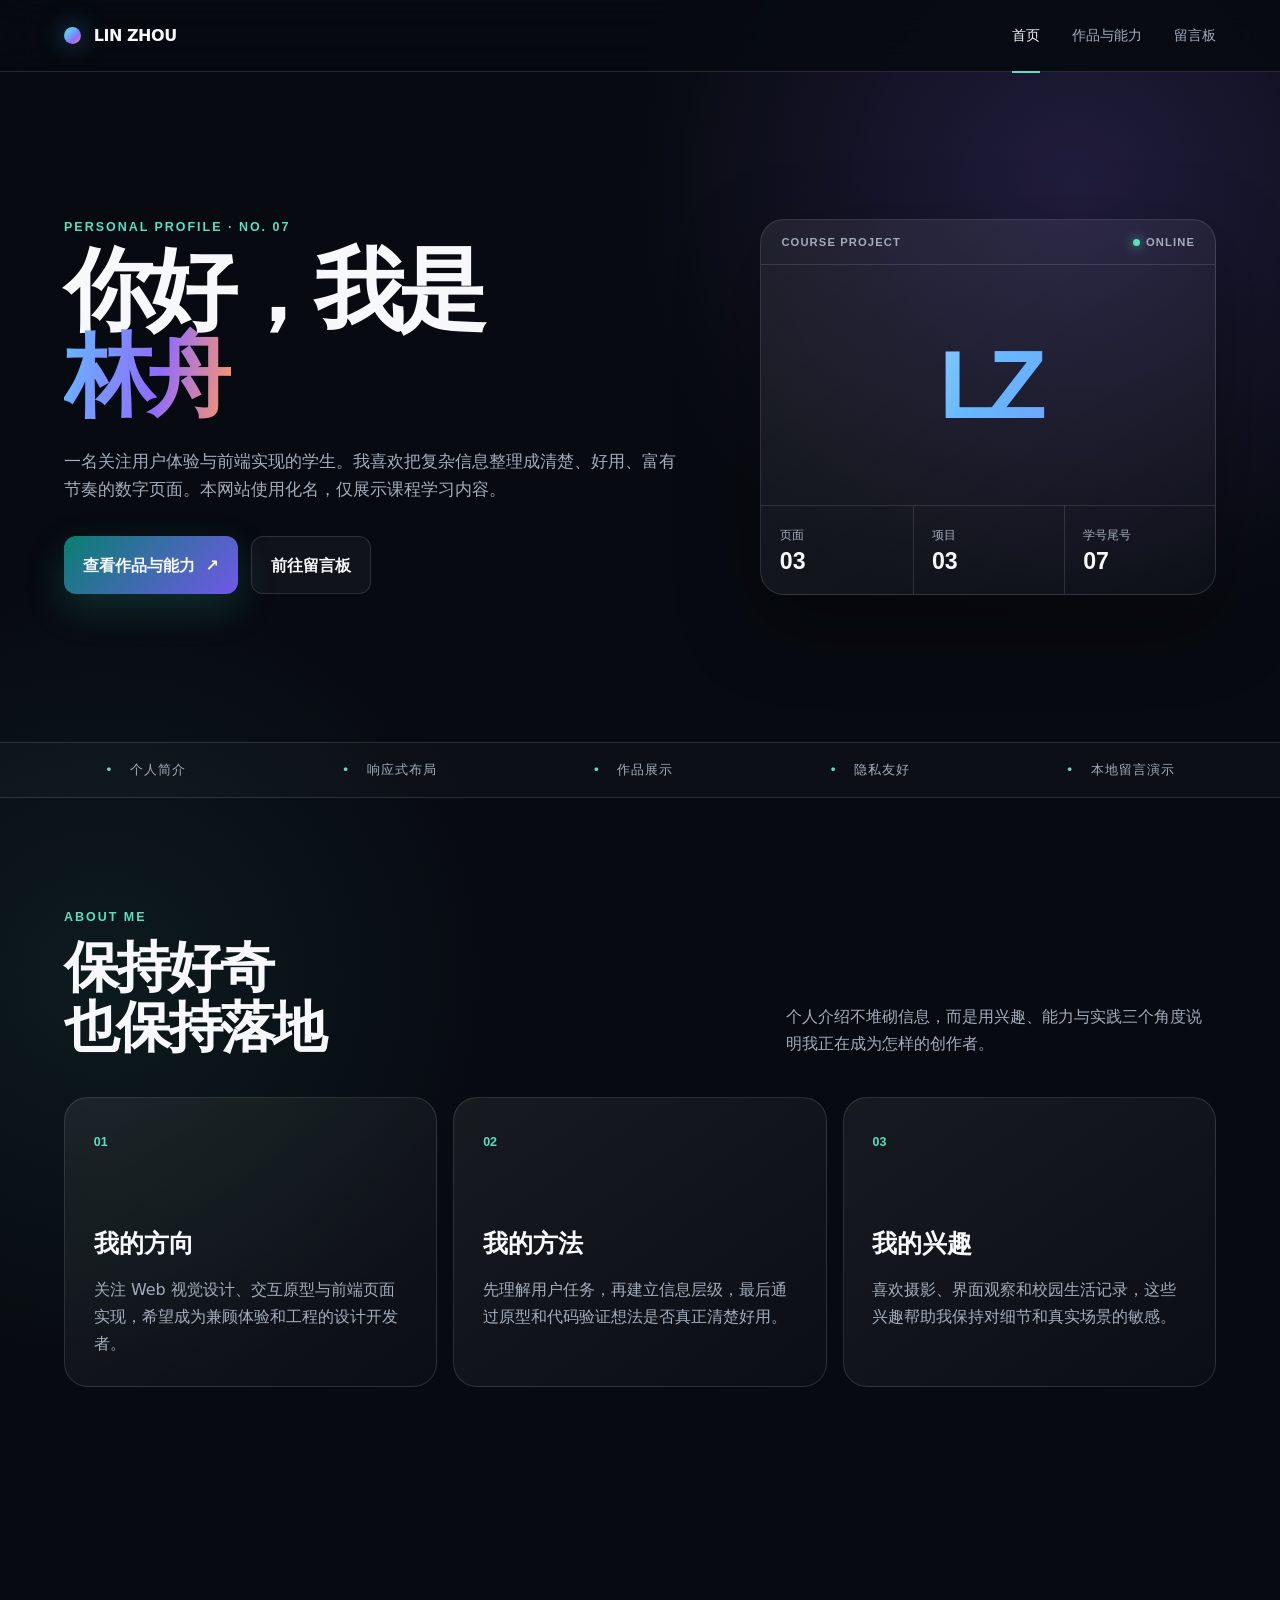
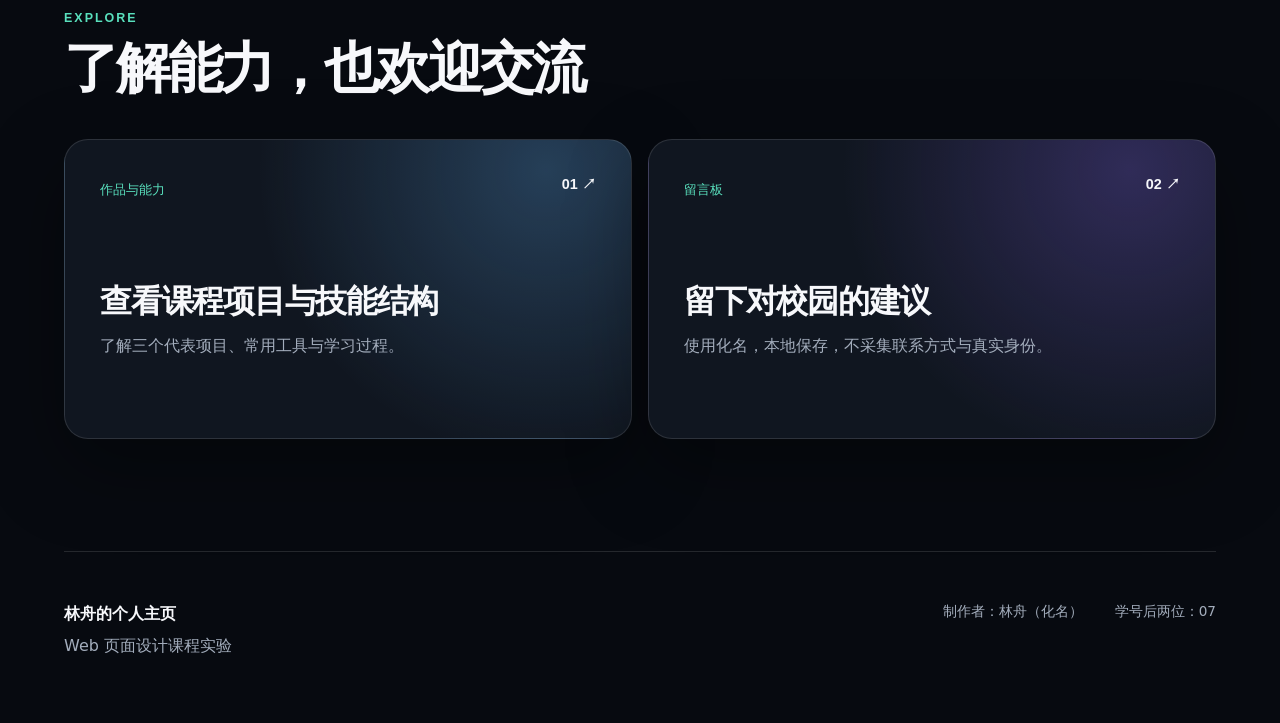
<file: index.html>
<!doctype html>
<html lang="zh-CN">
<head>
  <meta charset="utf-8">
  <meta name="viewport" content="width=device-width, initial-scale=1">
  <meta name="description" content="林舟的个人简介课程网站，展示个人方向、能力、作品与留言板。">
  <title>林舟 | 个人简介</title>
  <link rel="icon" type="image/svg+xml" href="data:image/svg+xml,%3Csvg xmlns='http://www.w3.org/2000/svg' viewBox='0 0 64 64'%3E%3Crect width='64' height='64' rx='16' fill='%23091017'/%3E%3Cpath d='M16 18h32v6H16zm0 11h24v6H16zm0 11h32v6H16z' fill='%2359e0bd'/%3E%3C/svg%3E">
  <link rel="stylesheet" href="styles.css">
  <link rel="stylesheet" href="mobile.css">
  <script src="app.js" defer></script>
</head>
<body data-page="home">
  <header class="site-header">
    <a class="brand" href="index.html" aria-label="经纬校园首页">
      <span class="brand-mark" aria-hidden="true"></span>
      <span>LIN ZHOU</span>
    </a>
    <nav class="desktop-nav" aria-label="主导航">
      <a class="active" href="index.html">首页</a>
      <a href="works.html">作品与能力</a>
      <a href="message.html">留言板</a>
    </nav>
    <button class="menu-button" type="button" aria-expanded="false" aria-controls="mobile-nav">菜单</button>
  </header>
  <nav class="mobile-nav" id="mobile-nav" aria-label="移动端导航" hidden>
    <a href="index.html">首页</a><a href="works.html">作品与能力</a><a href="message.html">留言板</a>
  </nav>

  <main>
    <section class="hero shell">
      <div class="hero-copy reveal">
        <p class="eyebrow">PERSONAL PROFILE · NO. 07</p>
        <h1>你好，我是<br><span>林舟</span></h1>
        <p class="hero-text">一名关注用户体验与前端实现的学生。我喜欢把复杂信息整理成清楚、好用、富有节奏的数字页面。本网站使用化名，仅展示课程学习内容。</p>
        <div class="hero-actions">
          <a class="button primary" href="works.html">查看作品与能力 <span aria-hidden="true">↗</span></a>
          <a class="button secondary" href="message.html">前往留言板</a>
        </div>
      </div>
      <aside class="hero-panel reveal" aria-label="网站信息摘要">
        <div class="panel-top"><span>COURSE PROJECT</span><span class="status"><i></i>ONLINE</span></div>
        <div class="monogram">LZ</div>
        <dl class="quick-data">
          <div><dt>页面</dt><dd>03</dd></div>
          <div><dt>项目</dt><dd>03</dd></div>
          <div><dt>学号尾号</dt><dd>07</dd></div>
        </dl>
      </aside>
    </section>

    <section class="ticker" aria-label="网站特点">
      <div><span>个人简介</span><span>响应式布局</span><span>作品展示</span><span>隐私友好</span><span>本地留言演示</span></div>
    </section>

    <section class="shell feature-section">
      <header class="section-heading reveal">
        <div><p class="eyebrow">ABOUT ME</p><h2>保持好奇<br>也保持落地</h2></div>
        <p>个人介绍不堆砌信息，而是用兴趣、能力与实践三个角度说明我正在成为怎样的创作者。</p>
      </header>
      <div class="feature-grid">
        <article class="feature-card reveal"><span>01</span><h3>我的方向</h3><p>关注 Web 视觉设计、交互原型与前端页面实现，希望成为兼顾体验和工程的设计开发者。</p></article>
        <article class="feature-card reveal"><span>02</span><h3>我的方法</h3><p>先理解用户任务，再建立信息层级，最后通过原型和代码验证想法是否真正清楚好用。</p></article>
        <article class="feature-card reveal"><span>03</span><h3>我的兴趣</h3><p>喜欢摄影、界面观察和校园生活记录，这些兴趣帮助我保持对细节和真实场景的敏感。</p></article>
      </div>
    </section>

    <section class="shell journey-section">
      <header class="section-heading reveal">
        <div><p class="eyebrow">EXPLORE</p><h2>了解能力，也欢迎交流</h2></div>
      </header>
      <div class="journey-grid">
        <a class="journey-card college-link reveal" href="works.html">
          <div><span>作品与能力</span><h3>查看课程项目与技能结构</h3><p>了解三个代表项目、常用工具与学习过程。</p></div><b aria-hidden="true">01 ↗</b>
        </a>
        <a class="journey-card message-link reveal" href="message.html">
          <div><span>留言板</span><h3>留下对校园的建议</h3><p>使用化名，本地保存，不采集联系方式与真实身份。</p></div><b aria-hidden="true">02 ↗</b>
        </a>
      </div>
    </section>
  </main>

  <footer class="site-footer shell">
    <div><strong>林舟的个人主页</strong><p>Web 页面设计课程实验</p></div>
    <div class="student-meta"><span>制作者：林舟（化名）</span><span>学号后两位：07</span></div>
  </footer>
</body>
</html>
</file>
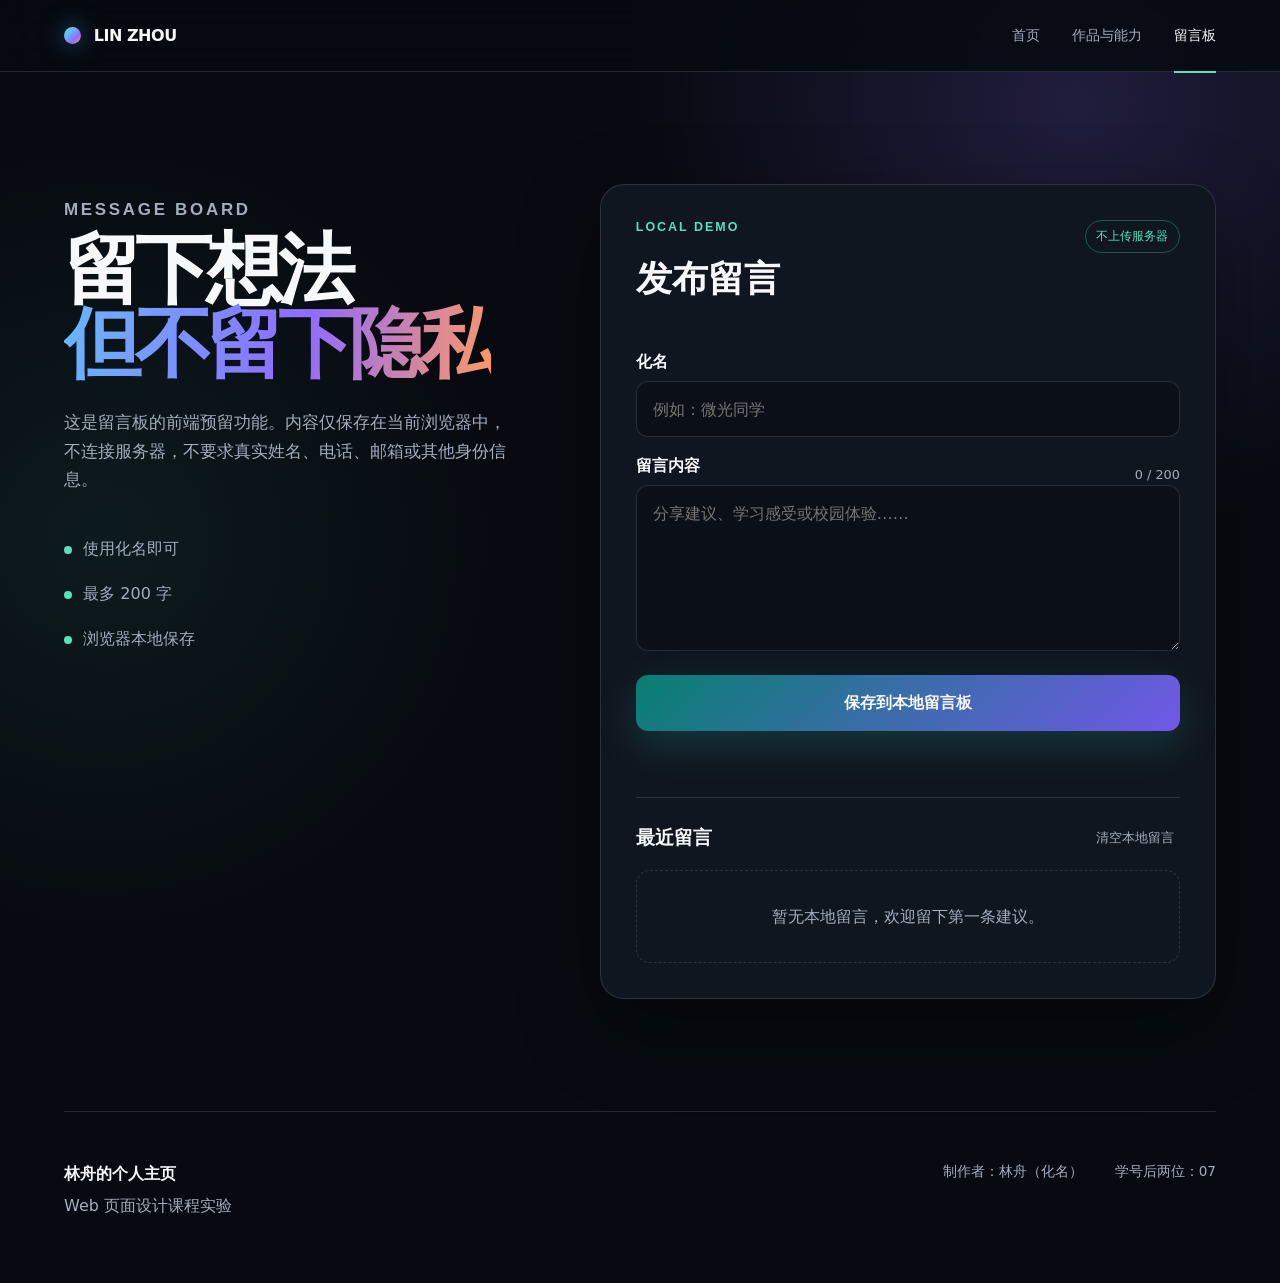
<file: message.html>
<!doctype html>
<html lang="zh-CN">
<head>
  <meta charset="utf-8">
  <meta name="viewport" content="width=device-width, initial-scale=1">
  <meta name="description" content="经纬校园留言板演示页面，仅在浏览器本地保存。">
  <title>林舟 | 留言板</title>
  <link rel="icon" type="image/svg+xml" href="data:image/svg+xml,%3Csvg xmlns='http://www.w3.org/2000/svg' viewBox='0 0 64 64'%3E%3Crect width='64' height='64' rx='16' fill='%23091017'/%3E%3Cpath d='M16 18h32v6H16zm0 11h24v6H16zm0 11h32v6H16z' fill='%2359e0bd'/%3E%3C/svg%3E">
  <link rel="stylesheet" href="styles.css">
  <link rel="stylesheet" href="mobile.css">
  <script src="app.js" defer></script>
</head>
<body data-page="message">
  <header class="site-header">
    <a class="brand" href="index.html"><span class="brand-mark" aria-hidden="true"></span><span>LIN ZHOU</span></a>
    <nav class="desktop-nav" aria-label="主导航"><a href="index.html">首页</a><a href="works.html">作品与能力</a><a class="active" href="message.html">留言板</a></nav>
    <button class="menu-button" type="button" aria-expanded="false" aria-controls="mobile-nav">菜单</button>
  </header>
  <nav class="mobile-nav" id="mobile-nav" aria-label="移动端导航" hidden><a href="index.html">首页</a><a href="works.html">作品与能力</a><a href="message.html">留言板</a></nav>

  <main class="shell inner-main message-layout">
    <section class="message-copy reveal">
      <p class="eyebrow">MESSAGE BOARD</p>
      <h1>留下想法<br><span>但不留下隐私</span></h1>
      <p>这是留言板的前端预留功能。内容仅保存在当前浏览器中，不连接服务器，不要求真实姓名、电话、邮箱或其他身份信息。</p>
      <ul class="privacy-list"><li><i></i>使用化名即可</li><li><i></i>最多 200 字</li><li><i></i>浏览器本地保存</li></ul>
    </section>

    <section class="message-board reveal" aria-labelledby="form-title">
      <div class="board-header"><div><p class="eyebrow">LOCAL DEMO</p><h2 id="form-title">发布留言</h2></div><span class="privacy-badge">不上传服务器</span></div>
      <form id="message-form">
        <label for="nickname">化名</label>
        <input id="nickname" name="nickname" maxlength="12" placeholder="例如：微光同学" required>
        <div class="label-row"><label for="message">留言内容</label><output id="counter" for="message">0 / 200</output></div>
        <textarea id="message" name="message" rows="5" maxlength="200" placeholder="分享建议、学习感受或校园体验……" required></textarea>
        <button class="button primary submit-button" type="submit">保存到本地留言板</button>
        <p class="form-status" id="form-status" role="status" aria-live="polite"></p>
      </form>
      <div class="message-list-heading"><h3>最近留言</h3><button id="clear-messages" class="text-button" type="button">清空本地留言</button></div>
      <div id="message-list" class="message-list" aria-live="polite"></div>
    </section>
  </main>
  <footer class="site-footer shell"><div><strong>林舟的个人主页</strong><p>Web 页面设计课程实验</p></div><div class="student-meta"><span>制作者：林舟（化名）</span><span>学号后两位：07</span></div></footer>
</body>
</html>
</file>
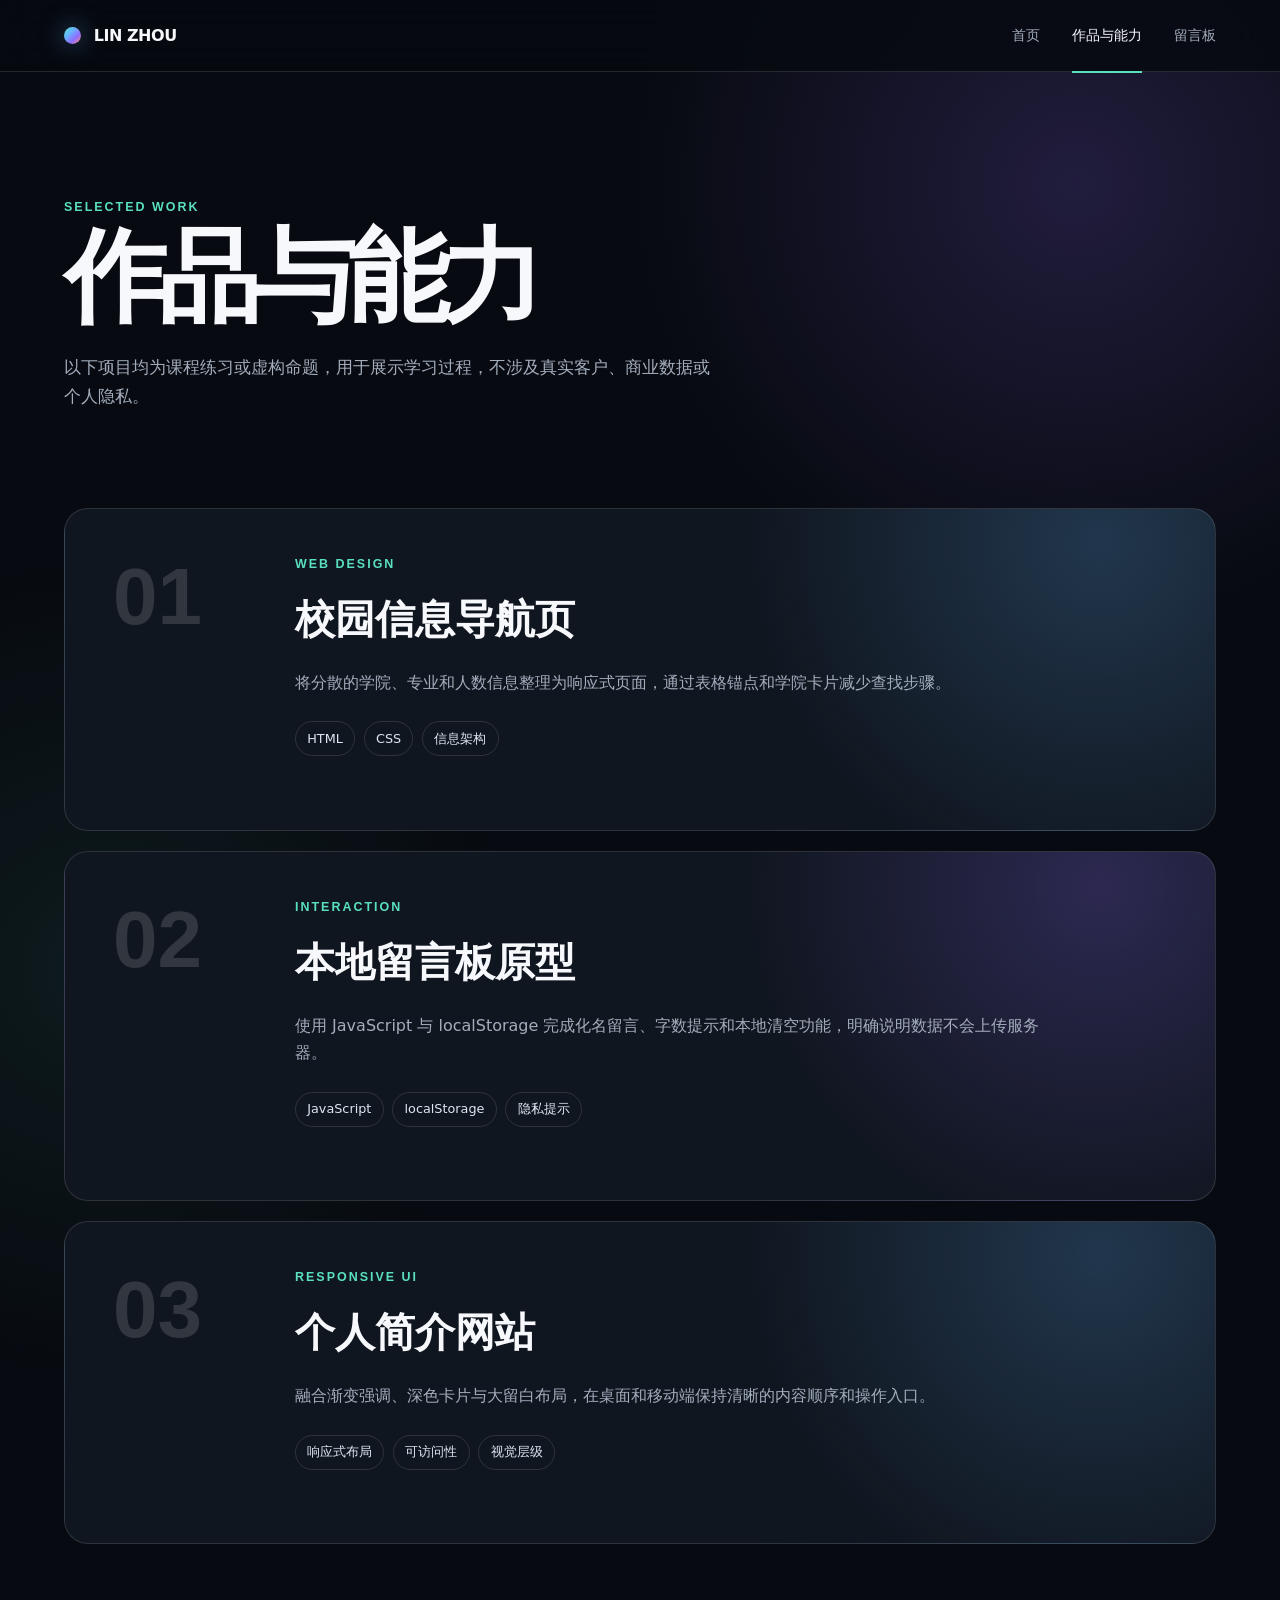
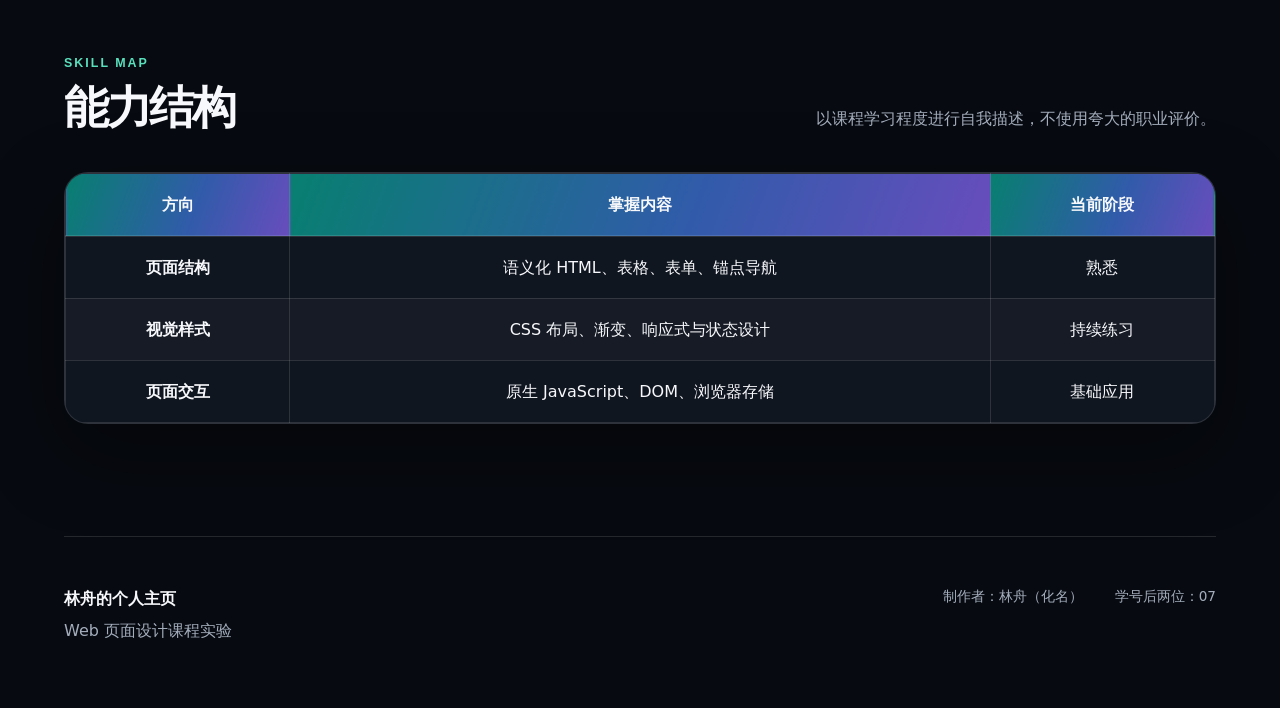
<file: works.html>
<!doctype html>
<html lang="zh-CN">
<head>
  <meta charset="utf-8">
  <meta name="viewport" content="width=device-width, initial-scale=1">
  <meta name="description" content="林舟的作品与能力展示页面。">
  <title>林舟 | 作品与能力</title>
  <link rel="icon" type="image/svg+xml" href="data:image/svg+xml,%3Csvg xmlns='http://www.w3.org/2000/svg' viewBox='0 0 64 64'%3E%3Crect width='64' height='64' rx='16' fill='%23091017'/%3E%3Cpath d='M16 18h32v6H16zm0 11h24v6H16zm0 11h32v6H16z' fill='%2359e0bd'/%3E%3C/svg%3E">
  <link rel="stylesheet" href="styles.css">
  <link rel="stylesheet" href="mobile.css">
  <script src="app.js" defer></script>
</head>
<body data-page="works">
  <header class="site-header">
    <a class="brand" href="index.html"><span class="brand-mark" aria-hidden="true"></span><span>LIN ZHOU</span></a>
    <nav class="desktop-nav" aria-label="主导航"><a href="index.html">首页</a><a class="active" href="works.html">作品与能力</a><a href="message.html">留言板</a></nav>
    <button class="menu-button" type="button" aria-expanded="false" aria-controls="mobile-nav">菜单</button>
  </header>
  <nav class="mobile-nav" id="mobile-nav" aria-label="移动端导航" hidden><a href="index.html">首页</a><a href="works.html">作品与能力</a><a href="message.html">留言板</a></nav>

  <main class="shell inner-main">
    <header class="page-intro reveal">
      <p class="eyebrow">SELECTED WORK</p>
      <h1>作品与能力</h1>
      <p>以下项目均为课程练习或虚构命题，用于展示学习过程，不涉及真实客户、商业数据或个人隐私。</p>
    </header>

    <section class="college-profiles" aria-label="代表项目">
      <article class="profile-card reveal" id="project-one"><div class="profile-index">01</div><div><p class="eyebrow">WEB DESIGN</p><h2>校园信息导航页</h2><p>将分散的学院、专业和人数信息整理为响应式页面，通过表格锚点和学院卡片减少查找步骤。</p><div class="chips"><span>HTML</span><span>CSS</span><span>信息架构</span></div></div></article>
      <article class="profile-card violet reveal" id="project-two"><div class="profile-index">02</div><div><p class="eyebrow">INTERACTION</p><h2>本地留言板原型</h2><p>使用 JavaScript 与 localStorage 完成化名留言、字数提示和本地清空功能，明确说明数据不会上传服务器。</p><div class="chips"><span>JavaScript</span><span>localStorage</span><span>隐私提示</span></div></div></article>
      <article class="profile-card reveal" id="project-three"><div class="profile-index">03</div><div><p class="eyebrow">RESPONSIVE UI</p><h2>个人简介网站</h2><p>融合渐变强调、深色卡片与大留白布局，在桌面和移动端保持清晰的内容顺序和操作入口。</p><div class="chips"><span>响应式布局</span><span>可访问性</span><span>视觉层级</span></div></div></article>
    </section>

    <section class="data-section">
      <header class="section-heading compact reveal"><div><p class="eyebrow">SKILL MAP</p><h2>能力结构</h2></div><p>以课程学习程度进行自我描述，不使用夸大的职业评价。</p></header>
      <div class="data-table-wrap reveal">
        <table><caption class="sr-only">个人能力结构</caption><thead><tr><th>方向</th><th>掌握内容</th><th>当前阶段</th></tr></thead><tbody><tr><th>页面结构</th><td>语义化 HTML、表格、表单、锚点导航</td><td>熟悉</td></tr><tr><th>视觉样式</th><td>CSS 布局、渐变、响应式与状态设计</td><td>持续练习</td></tr><tr><th>页面交互</th><td>原生 JavaScript、DOM、浏览器存储</td><td>基础应用</td></tr></tbody></table>
      </div>
    </section>
  </main>
  <footer class="site-footer shell"><div><strong>林舟的个人主页</strong><p>Web 页面设计课程实验</p></div><div class="student-meta"><span>制作者：林舟（化名）</span><span>学号后两位：07</span></div></footer>
</body>
</html>
</file>
<file: styles.css>
:root{--bg:#070a10;--surface:#101620;--surface-2:#151c28;--text:#f7f8fb;--muted:#a3adbc;--line:rgba(255,255,255,.12);--green:#59e0bd;--blue:#66b8ff;--violet:#906bff;--orange:#ff9864;--radius:24px;--shadow:0 28px 80px rgba(0,0,0,.36)}
*{box-sizing:border-box}html{scroll-behavior:smooth}body{margin:0;min-width:320px;background:radial-gradient(circle at 84% 8%,rgba(144,107,255,.19),transparent 28rem),radial-gradient(circle at 8% 42%,rgba(89,224,189,.08),transparent 26rem),var(--bg);color:var(--text);font-family:"Microsoft YaHei","PingFang SC",system-ui,sans-serif;line-height:1.7}a{color:inherit;text-decoration:none}button,input,textarea{font:inherit}button{color:inherit}a:focus-visible,button:focus-visible,input:focus-visible,textarea:focus-visible{outline:3px solid var(--green);outline-offset:4px}.shell{width:min(1180px,90vw);margin-inline:auto}.site-header{position:sticky;top:0;z-index:20;display:flex;align-items:center;justify-content:space-between;min-height:72px;padding:0 5vw;border-bottom:1px solid var(--line);background:rgba(7,10,16,.84);backdrop-filter:blur(18px)}.brand{display:flex;align-items:center;gap:.8rem;font-weight:800;letter-spacing:-.03em}.brand-mark{width:17px;height:17px;border-radius:50%;background:linear-gradient(135deg,var(--green),var(--blue),var(--violet),var(--orange));box-shadow:0 0 24px rgba(102,184,255,.5)}.desktop-nav{display:flex;gap:2rem}.desktop-nav a{position:relative;color:var(--muted);font-size:.9rem}.desktop-nav a:hover,.desktop-nav a.active{color:var(--text)}.desktop-nav a.active:after{content:"";position:absolute;left:0;right:0;bottom:-25px;height:2px;background:var(--green)}.menu-button{display:none;border:1px solid var(--line);border-radius:999px;background:transparent;padding:.45rem .8rem}.mobile-nav{position:fixed;z-index:19;top:72px;left:0;right:0;padding:1rem 5vw;border-bottom:1px solid var(--line);background:#0b1018}.mobile-nav a{display:block;padding:.8rem 0;color:var(--muted)}.hero{display:grid;grid-template-columns:1.15fr .85fr;gap:5rem;align-items:center;min-height:670px;padding:6rem 0}.eyebrow{margin:0 0 .8rem;color:var(--green);font:700 .78rem/1.2 Arial,sans-serif;letter-spacing:.16em}.hero h1,.page-intro h1,.message-copy h1{margin:.3rem 0 1.7rem;font-size:clamp(3.6rem,7vw,6.9rem);line-height:.96;letter-spacing:-.075em}.hero h1 span,.message-copy h1 span{color:transparent;background:linear-gradient(100deg,var(--blue),var(--violet) 56%,var(--orange));background-clip:text;-webkit-background-clip:text}.hero-text,.page-intro>p:last-child,.message-copy>p{max-width:650px;color:var(--muted);font-size:1.06rem}.hero-actions{display:flex;gap:.8rem;margin-top:2rem}.button{display:inline-flex;align-items:center;justify-content:center;gap:.65rem;border:0;border-radius:12px;padding:.9rem 1.2rem;cursor:pointer;font-weight:700;transition:transform .18s ease,box-shadow .18s ease}.button:hover{transform:translateY(-2px)}.primary{background:linear-gradient(135deg,#087f70,#7158e8);box-shadow:0 14px 38px rgba(46,159,143,.24)}.secondary{border:1px solid var(--line);background:rgba(255,255,255,.04)}.hero-panel{overflow:hidden;border:1px solid var(--line);border-radius:var(--radius);background:linear-gradient(145deg,rgba(255,255,255,.08),rgba(255,255,255,.025));box-shadow:var(--shadow)}.panel-top{display:flex;justify-content:space-between;padding:1rem 1.25rem;border-bottom:1px solid var(--line);color:var(--muted);font:700 .7rem Arial,sans-serif;letter-spacing:.1em}.status i{display:inline-block;width:7px;height:7px;margin-right:.35rem;border-radius:50%;background:var(--green);box-shadow:0 0 12px var(--green)}.monogram{display:grid;place-items:center;min-height:240px;font:800 6rem Arial,sans-serif;letter-spacing:-.1em;color:transparent;background:radial-gradient(circle at 50% 45%,rgba(102,184,255,.25),transparent 7rem),linear-gradient(125deg,#fff,var(--blue),var(--violet));background-clip:text;-webkit-background-clip:text}.quick-data{display:grid;grid-template-columns:repeat(3,1fr);margin:0;border-top:1px solid var(--line)}.quick-data div{padding:1.15rem}.quick-data div+div{border-left:1px solid var(--line)}.quick-data dt{color:var(--muted);font-size:.75rem}.quick-data dd{margin:.2rem 0 0;font:700 1.45rem Arial,sans-serif}.ticker{overflow:hidden;border-block:1px solid var(--line);background:rgba(255,255,255,.018)}.ticker div{display:flex;justify-content:space-around;gap:3rem;min-width:max-content;padding:1rem 4vw;color:var(--muted);font-size:.82rem;letter-spacing:.08em}.ticker span:before{content:"•";margin-right:1rem;color:var(--green)}.feature-section,.journey-section{padding:7rem 0}.section-heading{display:flex;align-items:end;justify-content:space-between;gap:2rem;margin-bottom:2.5rem}.section-heading h2{margin:0;font-size:clamp(2.2rem,4.3vw,4rem);line-height:1.08;letter-spacing:-.055em}.section-heading>p{max-width:430px;margin:0;color:var(--muted)}.feature-grid{display:grid;grid-template-columns:repeat(3,1fr);gap:1rem}.feature-card{min-height:270px;padding:1.8rem;border:1px solid var(--line);border-radius:var(--radius);background:linear-gradient(145deg,rgba(255,255,255,.065),rgba(255,255,255,.02));transition:transform .25s ease,border-color .25s ease}.feature-card:hover{transform:translateY(-6px);border-color:rgba(89,224,189,.5)}.feature-card>span{color:var(--green);font:700 .78rem Arial,sans-serif}.feature-card h3{margin:4.3rem 0 .7rem;font-size:1.55rem}.feature-card p{margin:0;color:var(--muted)}.journey-grid{display:grid;grid-template-columns:1fr 1fr;gap:1rem}.journey-card{display:flex;justify-content:space-between;min-height:300px;padding:2.2rem;border:1px solid var(--line);border-radius:var(--radius);background:var(--surface);box-shadow:var(--shadow);transition:transform .25s ease}.journey-card:hover{transform:translateY(-5px)}.journey-card span{color:var(--green);font-size:.8rem}.journey-card h3{max-width:430px;margin:5rem 0 .7rem;font-size:2rem;line-height:1.2;letter-spacing:-.04em}.journey-card p{max-width:430px;margin:0;color:var(--muted)}.journey-card b{font:700 .9rem Arial,sans-serif}.college-link{background:radial-gradient(circle at 85% 10%,rgba(102,184,255,.25),transparent 18rem),var(--surface)}.message-link{background:radial-gradient(circle at 85% 10%,rgba(144,107,255,.25),transparent 18rem),var(--surface)}.site-footer{display:flex;justify-content:space-between;gap:2rem;padding:3rem 0 4rem;border-top:1px solid var(--line);color:var(--muted)}.site-footer strong{color:var(--text)}.site-footer p{margin:.3rem 0 0}.student-meta{display:flex;gap:2rem;align-items:flex-start;font-size:.85rem}.inner-main{padding-top:5rem}.page-intro{padding:3rem 0 5rem}.page-intro h1{font-size:clamp(3.8rem,8vw,7.2rem)}.data-section{padding-bottom:7rem;scroll-margin-top:100px}.section-heading.compact h2{font-size:clamp(2rem,3.5vw,3rem)}.data-table-wrap{overflow-x:auto;border:1px solid var(--line);border-radius:var(--radius);background:var(--surface);box-shadow:var(--shadow)}table{width:100%;min-width:820px;border-collapse:collapse}th,td{padding:1.05rem;border:1px solid var(--line);text-align:center}thead th{background:linear-gradient(110deg,#087f70,#315baa 58%,#684dbd)}tbody tr:nth-child(even){background:rgba(255,255,255,.025)}.table-anchor{color:var(--green);font-weight:700}.college-profiles{display:grid;gap:1.25rem;padding-bottom:7rem}.profile-card{display:grid;grid-template-columns:150px 1fr;gap:2rem;padding:3rem;border:1px solid var(--line);border-radius:var(--radius);background:radial-gradient(circle at 90% 10%,rgba(102,184,255,.2),transparent 22rem),var(--surface);scroll-margin-top:100px}.profile-card.violet{background:radial-gradient(circle at 90% 10%,rgba(144,107,255,.22),transparent 22rem),var(--surface)}.profile-card:target{border-color:var(--green);animation:flash .8s ease}.profile-index{color:rgba(255,255,255,.14);font:800 5rem/1 Arial,sans-serif}.profile-card h2{margin:.25rem 0 1rem;font-size:2.5rem}.profile-card p:not(.eyebrow){max-width:760px;color:var(--muted)}.profile-card a{color:var(--green);font-weight:700}.chips{display:flex;flex-wrap:wrap;gap:.55rem;margin:1.6rem 0}.chips span{padding:.35rem .7rem;border:1px solid var(--line);border-radius:999px;color:#dce7f4;font-size:.8rem}.message-layout{display:grid;grid-template-columns:.85fr 1.15fr;gap:5rem;align-items:start;padding-bottom:7rem}.message-copy{position:sticky;top:130px;padding-top:3rem}.message-copy h1{font-size:clamp(3.5rem,6vw,6rem)}.privacy-list{padding:0;margin:2rem 0;list-style:none}.privacy-list li{padding:.55rem 0;color:var(--muted)}.privacy-list i{display:inline-block;width:8px;height:8px;margin-right:.7rem;border-radius:50%;background:var(--green)}.message-board{margin-top:2rem;padding:2.2rem;border:1px solid var(--line);border-radius:var(--radius);background:var(--surface);box-shadow:var(--shadow)}.board-header{display:flex;align-items:start;justify-content:space-between;gap:1rem}.board-header h2{margin:.2rem 0 1.5rem;font-size:2.25rem}.privacy-badge{padding:.35rem .65rem;border:1px solid rgba(89,224,189,.3);border-radius:999px;color:var(--green);font-size:.72rem}label{display:block;margin:.9rem 0 .4rem;font-weight:700}.label-row{display:flex;align-items:end;justify-content:space-between}.label-row output{color:var(--muted);font-size:.8rem}input,textarea{width:100%;border:1px solid var(--line);border-radius:12px;background:#0b1018;color:var(--text);padding:.85rem 1rem;resize:vertical}textarea{min-height:130px}.submit-button{width:100%;margin-top:1rem}.form-status{min-height:1.5rem;margin:.65rem 0 0;color:var(--green);font-size:.85rem}.message-list-heading{display:flex;align-items:center;justify-content:space-between;margin-top:2rem;padding-top:1.5rem;border-top:1px solid var(--line)}.message-list-heading h3{margin:0}.text-button{border:0;background:transparent;color:var(--muted);cursor:pointer;font-size:.8rem}.text-button:hover{color:var(--text)}.message-list{display:grid;gap:.75rem;margin-top:1rem}.message-item{padding:1rem;border:1px solid var(--line);border-radius:14px;background:rgba(255,255,255,.025)}.message-item header{display:flex;justify-content:space-between;gap:1rem}.message-item strong{font-size:.9rem}.message-item time{color:var(--muted);font-size:.72rem}.message-item p{margin:.55rem 0 0;color:#d8dee8;white-space:pre-wrap}.empty-message{padding:2rem;border:1px dashed var(--line);border-radius:14px;text-align:center;color:var(--muted)}.reveal{opacity:0;transform:translateY(18px);transition:opacity .7s ease,transform .7s ease}.reveal.visible{opacity:1;transform:none}.sr-only{position:absolute;width:1px;height:1px;padding:0;margin:-1px;overflow:hidden;clip:rect(0,0,0,0);white-space:nowrap;border:0}@keyframes flash{0%{box-shadow:0 0 0 0 rgba(89,224,189,.5)}100%{box-shadow:0 0 0 18px transparent}}@media(max-width:850px){.desktop-nav{display:none}.menu-button{display:block}.hero,.message-layout{grid-template-columns:1fr;gap:3rem}.hero{min-height:auto;padding:5rem 0}.hero h1,.message-copy h1{font-size:clamp(3.3rem,15vw,5.3rem)}.feature-grid{grid-template-columns:1fr}.journey-grid{grid-template-columns:1fr}.section-heading{display:block}.section-heading>p{margin-top:1rem}.profile-card{grid-template-columns:1fr;padding:2rem}.profile-index{font-size:3rem}.message-copy{position:static}.student-meta{flex-direction:column;gap:.3rem}}@media(max-width:560px){.hero-actions{align-items:stretch;flex-direction:column}.quick-data{grid-template-columns:1fr}.quick-data div+div{border-left:0;border-top:1px solid var(--line)}.site-footer{flex-direction:column}.journey-card{min-height:270px;padding:1.6rem}.message-board{padding:1.4rem}.board-header{display:block}.privacy-badge{display:inline-block;margin-bottom:1rem}}@media(prefers-reduced-motion:reduce){html{scroll-behavior:auto}*,*:before,*:after{animation-duration:.01ms!important;animation-iteration-count:1!important;transition-duration:.01ms!important}.reveal{opacity:1;transform:none}}
</file>
<file: mobile.css>
html,
body {
  overflow-x: hidden;
}

.hero-copy,
.message-copy,
.page-intro {
  min-width: 0;
}

/* Content remains readable even when observers or scripts are unavailable. */
.reveal {
  opacity: 1;
  transform: none;
}

@media (max-width: 560px) {
  .hero h1,
  .message-copy h1 {
    font-size: clamp(3rem, 12vw, 4.2rem);
    line-height: 1.02;
    overflow-wrap: anywhere;
  }

  .hero h1 span,
  .message-copy h1 span {
    display: block;
    word-break: break-all;
  }

  .hero-text,
  .message-copy > p {
    font-size: 1rem;
  }
}
</file>
